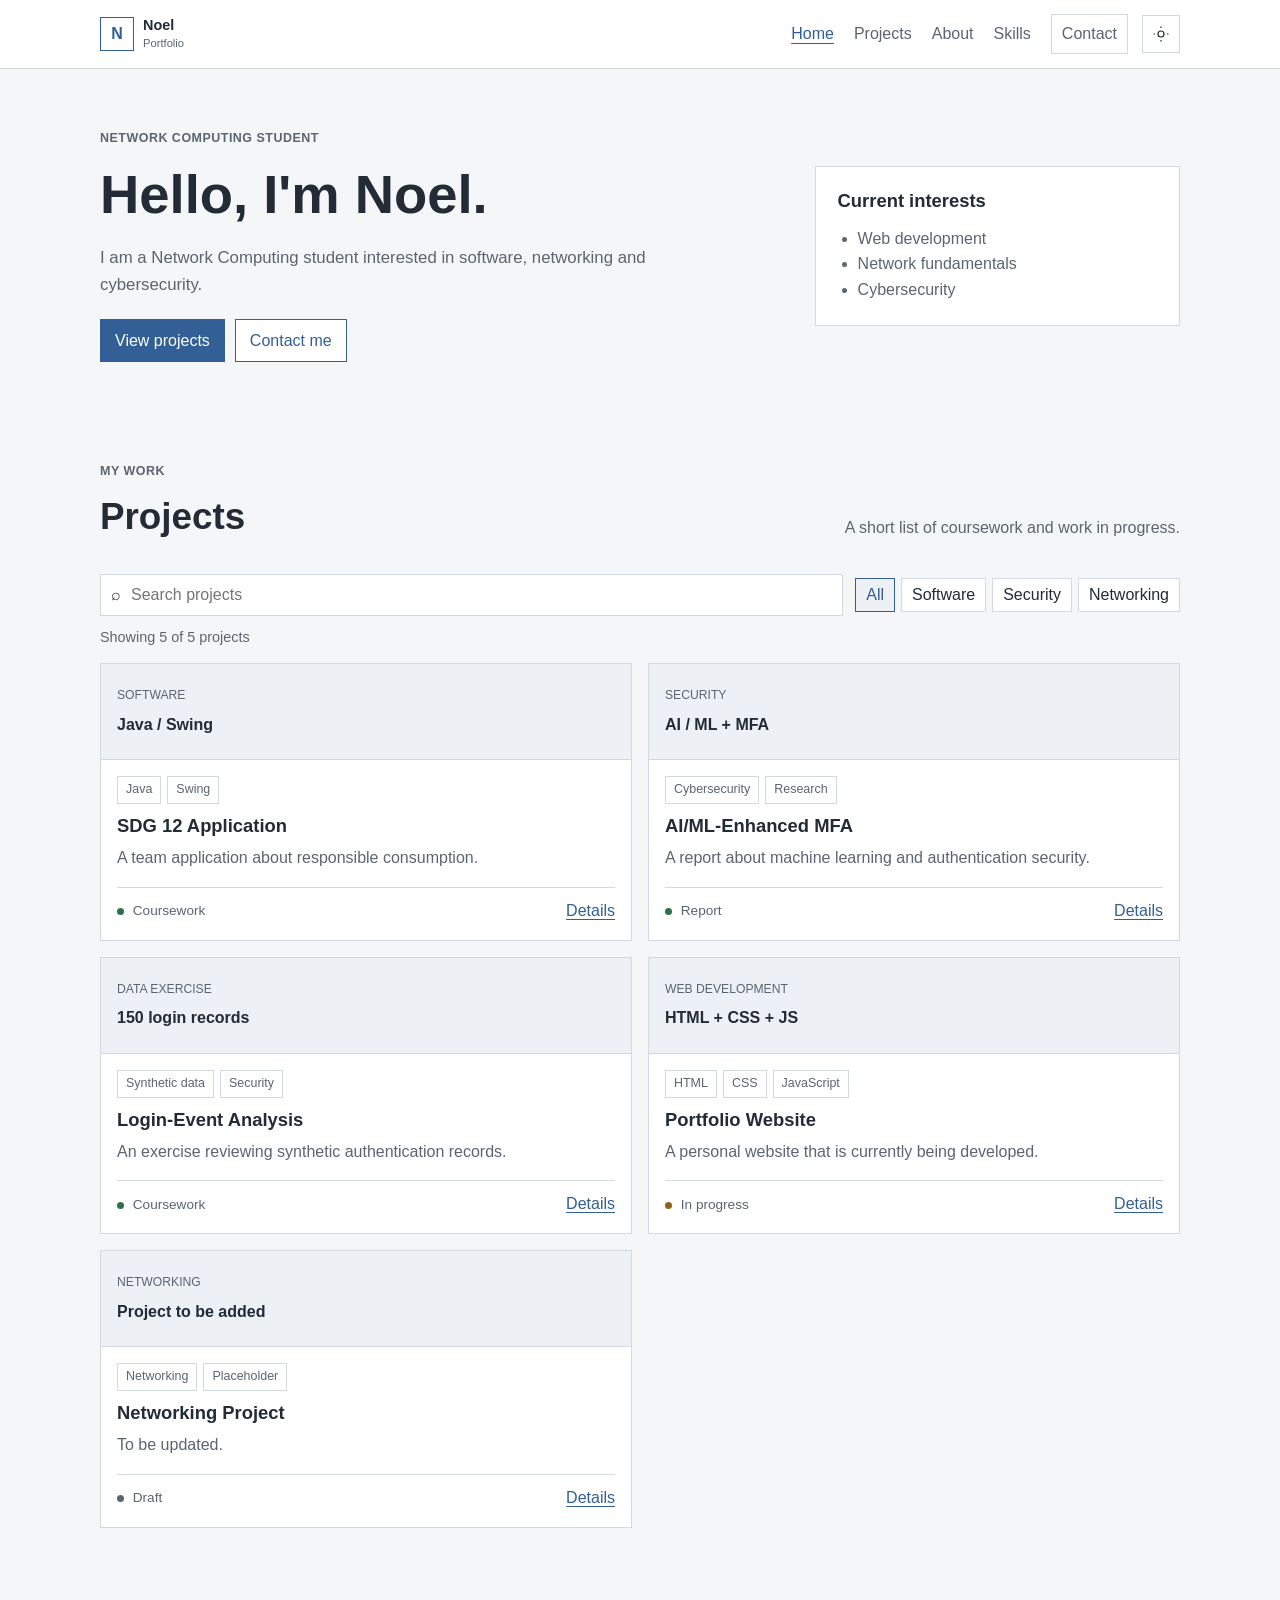
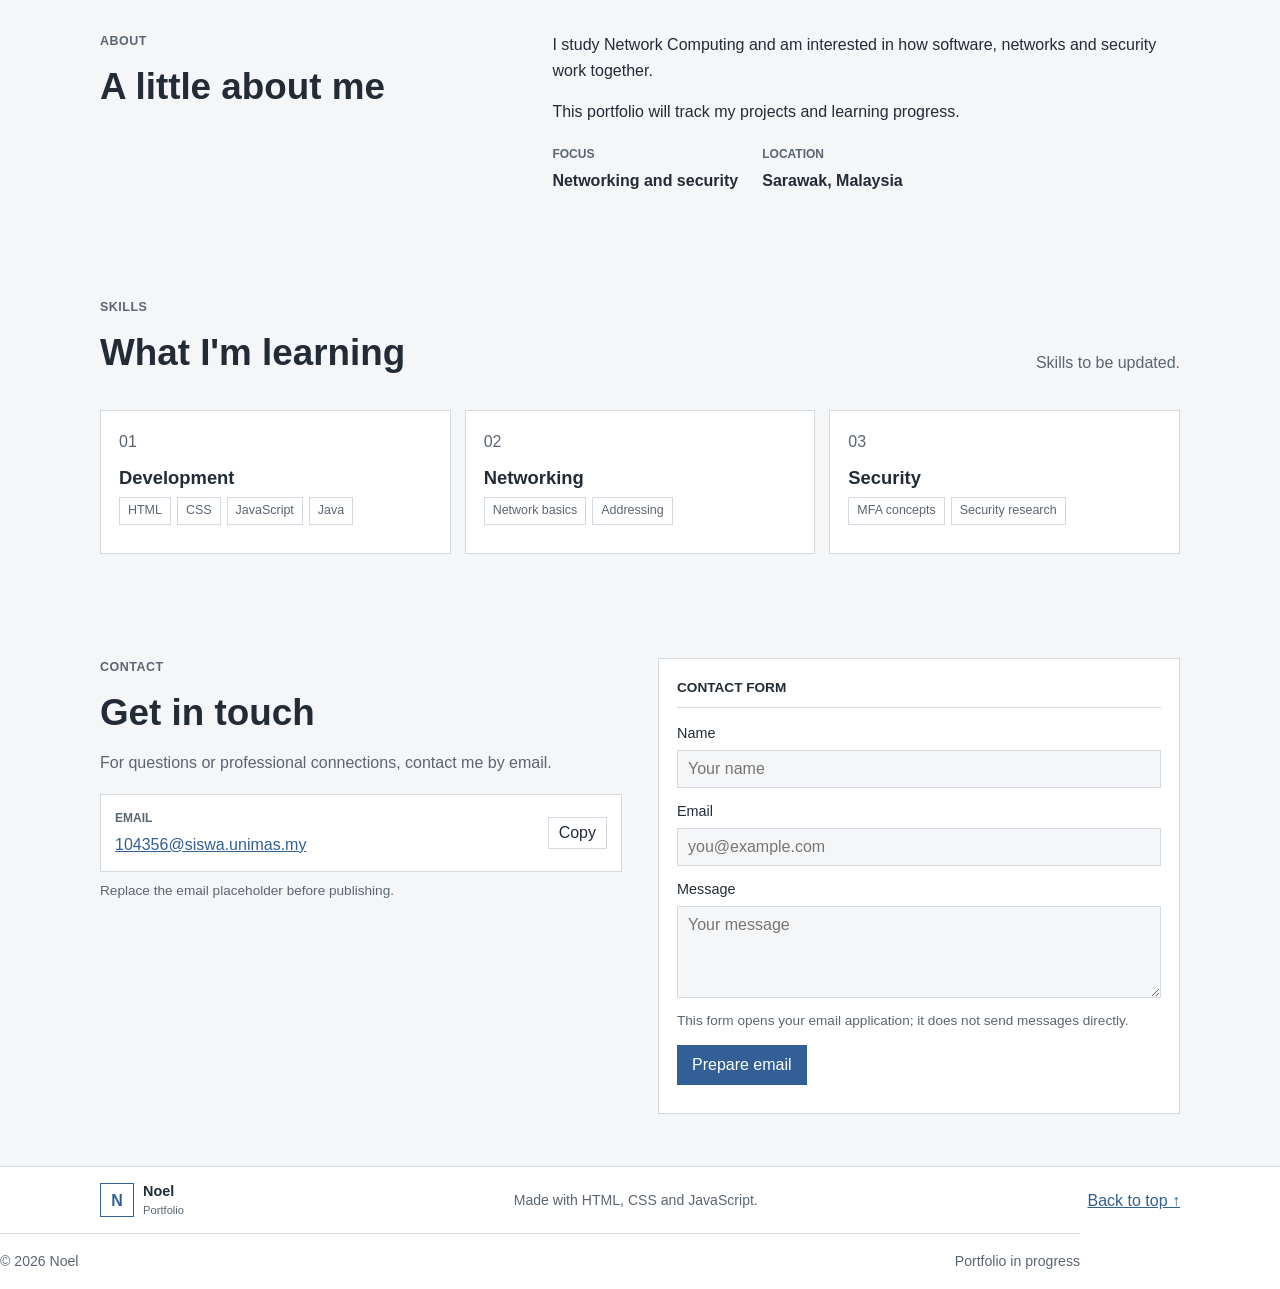
<file: index.html>
<!doctype html>
<html lang="en">
<head>
  <meta charset="utf-8">
  <meta name="viewport" content="width=device-width, initial-scale=1">
  <meta name="description" content="Portfolio of Noel, a Network Computing student.">
  <meta name="theme-color" content="#f5f6f8">
  <title>Noel | Portfolio</title>
  <link rel="stylesheet" href="./css/style.css">
  <script src="./js/main.js" defer></script>
</head>
<body>
  <a class="skip-link" href="#main">Skip to main content</a>
  <div class="reading-progress" aria-hidden="true"><span id="reading-progress-bar"></span></div>

  <header class="site-header" id="top">
    <div class="container header-inner">
      <a class="brand" href="#home" aria-label="Noel, home">
        <span class="brand-mark" aria-hidden="true">N</span>
        <span class="brand-name">Noel<small>Portfolio</small></span>
      </a>
      <button class="menu-toggle" id="menu-toggle" type="button" aria-expanded="false" aria-controls="primary-nav" aria-label="Open navigation">
        <span></span><span></span>
      </button>
      <nav class="primary-nav" id="primary-nav" aria-label="Main navigation">
        <a class="nav-link is-active" href="#home">Home</a>
        <a class="nav-link" href="#projects">Projects</a>
        <a class="nav-link" href="#about">About</a>
        <a class="nav-link" href="#skills">Skills</a>
        <a class="nav-link nav-contact" href="#contact">Contact</a>
      </nav>
      <button class="theme-toggle" id="theme-toggle" type="button" aria-label="Switch theme" title="Switch theme">
        <svg class="theme-icon" viewBox="0 0 24 24" aria-hidden="true"><circle cx="12" cy="12" r="4"></circle><path d="M12 2v2m0 16v2M2 12h2m16 0h2"></path></svg>
      </button>
    </div>
  </header>

  <main id="main">
    <section class="hero section-shell" id="home" aria-labelledby="hero-title">
      <div class="container hero-grid">
        <div class="hero-copy reveal">
          <p class="eyebrow">NETWORK COMPUTING STUDENT</p>
          <h1 id="hero-title">Hello, I'm Noel.</h1>
          <p class="hero-intro">I am a Network Computing student interested in software, networking and cybersecurity.</p>
          <div class="hero-actions">
            <a class="button button-primary" href="#projects">View projects</a>
            <a class="button button-quiet" href="#contact">Contact me</a>
          </div>
        </div>
        <aside class="hero-art reveal" aria-label="Portfolio focus">
          <h2>Current interests</h2>
          <ul>
            <li>Web development</li>
            <li>Network fundamentals</li>
            <li>Cybersecurity</li>
          </ul>
        </aside>
      </div>
    </section>

    <section class="section-shell projects-section" id="projects" aria-labelledby="projects-title">
      <div class="container">
        <div class="section-heading reveal">
          <div><p class="eyebrow">MY WORK</p><h2 id="projects-title">Projects</h2></div>
          <p class="section-aside">A short list of coursework and work in progress.</p>
        </div>

        <div class="project-tools reveal">
          <label class="search-box" for="project-search">
            <span aria-hidden="true">⌕</span>
            <input id="project-search" type="search" placeholder="Search projects" autocomplete="off">
          </label>
          <div class="filter-group" role="group" aria-label="Filter projects by category">
            <button class="filter-button is-selected" type="button" data-filter="all" aria-pressed="true">All</button>
            <button class="filter-button" type="button" data-filter="software" aria-pressed="false">Software</button>
            <button class="filter-button" type="button" data-filter="security" aria-pressed="false">Security</button>
            <button class="filter-button" type="button" data-filter="networking" aria-pressed="false">Networking</button>
          </div>
        </div>
        <p class="results-status" id="results-status" aria-live="polite">Showing 5 projects</p>

        <div class="project-grid" id="project-grid">
          <article class="project-card project-card-featured reveal" data-category="software" data-search="java swing sdg 12 responsible consumption gamification testing team coursework">
            <div class="project-visual visual-sdg"><span class="visual-label">Software</span><strong>Java / Swing</strong></div>
            <div class="project-content">
              <div class="project-tags"><span>Java</span><span>Swing</span></div>
              <h3>SDG 12 Application</h3>
              <p>A team application about responsible consumption.</p>
              <div class="project-foot"><span class="project-status"><i></i> Coursework</span><button class="text-button project-detail" type="button" data-project="sdg12">Details</button></div>
            </div>
          </article>

          <article class="project-card reveal" data-category="security" data-search="ai ml multifactor authentication mfa security report coursework">
            <div class="project-visual visual-mfa"><span class="visual-label">Security</span><strong>AI / ML + MFA</strong></div>
            <div class="project-content">
              <div class="project-tags"><span>Cybersecurity</span><span>Research</span></div>
              <h3>AI/ML-Enhanced MFA</h3>
              <p>A report about machine learning and authentication security.</p>
              <div class="project-foot"><span class="project-status"><i></i> Report</span><button class="text-button project-detail" type="button" data-project="mfa">Details</button></div>
            </div>
          </article>

          <article class="project-card reveal" data-category="security" data-search="synthetic login records authentication data analysis 150 records coursework">
            <div class="project-visual visual-data"><span class="visual-label">Data exercise</span><strong>150 login records</strong></div>
            <div class="project-content">
              <div class="project-tags"><span>Synthetic data</span><span>Security</span></div>
              <h3>Login-Event Analysis</h3>
              <p>An exercise reviewing synthetic authentication records.</p>
              <div class="project-foot"><span class="project-status"><i></i> Coursework</span><button class="text-button project-detail" type="button" data-project="logs">Details</button></div>
            </div>
          </article>

          <article class="project-card reveal" data-category="software" data-search="personal portfolio website html css javascript responsive in progress">
            <div class="project-visual visual-web"><span class="visual-label">Web development</span><strong>HTML + CSS + JS</strong></div>
            <div class="project-content">
              <div class="project-tags"><span>HTML</span><span>CSS</span><span>JavaScript</span></div>
              <h3>Portfolio Website</h3>
              <p>A personal website that is currently being developed.</p>
              <div class="project-foot"><span class="project-status status-progress"><i></i> In progress</span><button class="text-button project-detail" type="button" data-project="portfolio">Details</button></div>
            </div>
          </article>

          <article class="project-card project-card-placeholder reveal" data-category="networking" data-search="network topology addressing subnetting troubleshooting lab placeholder networking">
            <div class="project-visual visual-network"><span class="visual-label">Networking</span><strong>Project to be added</strong></div>
            <div class="project-content">
              <div class="project-tags"><span>Networking</span><span>Placeholder</span></div>
              <h3>Networking Project</h3>
              <p>To be updated.</p>
              <div class="project-foot"><span class="project-status status-edit"><i></i> Draft</span><button class="text-button project-detail" type="button" data-project="network">Details</button></div>
            </div>
          </article>
        </div>

        <div class="empty-state" id="empty-state" hidden>
          <h3>No projects found</h3>
          <p>Try another search or category.</p>
          <button class="button button-quiet" id="clear-filters" type="button">Clear filters</button>
        </div>
      </div>
    </section>

    <section class="section-shell about-section" id="about" aria-labelledby="about-title">
      <div class="container about-grid">
        <div class="about-heading reveal"><p class="eyebrow">ABOUT</p><h2 id="about-title">A little about me</h2></div>
        <div class="about-copy reveal">
          <p>I study Network Computing and am interested in how software, networks and security work together.</p>
          <p>This portfolio will track my projects and learning progress.</p>
          <div class="about-facts">
            <div><span class="fact-label">FOCUS</span><strong>Networking and security</strong></div>
            <div><span class="fact-label">LOCATION</span><strong>Sarawak, Malaysia</strong></div>
          </div>
        </div>
      </div>
    </section>

    <section class="section-shell skills-section" id="skills" aria-labelledby="skills-title">
      <div class="container">
        <div class="section-heading reveal"><div><p class="eyebrow">SKILLS</p><h2 id="skills-title">What I'm learning</h2></div><p class="section-aside">Skills to be updated.</p></div>
        <div class="skills-grid">
          <article class="skill-panel reveal"><div class="skill-panel-head"><span class="skill-number">01</span></div><h3>Development</h3><div class="skill-list"><span>HTML</span><span>CSS</span><span>JavaScript</span><span>Java</span></div></article>
          <article class="skill-panel reveal"><div class="skill-panel-head"><span class="skill-number">02</span></div><h3>Networking</h3><div class="skill-list"><span>Network basics</span><span>Addressing</span></div></article>
          <article class="skill-panel reveal"><div class="skill-panel-head"><span class="skill-number">03</span></div><h3>Security</h3><div class="skill-list"><span>MFA concepts</span><span>Security research</span></div></article>
        </div>
      </div>
    </section>

    <section class="contact-section section-shell" id="contact" aria-labelledby="contact-title">
      <div class="container contact-grid">
        <div class="contact-copy reveal">
          <p class="eyebrow">CONTACT</p>
          <h2 id="contact-title">Get in touch</h2>
          <p>For questions or professional connections, contact me by email.</p>
          <div class="contact-email-row"><div><span class="fact-label">EMAIL</span><a class="email-link" id="email-link" href="mailto:YOUR_EMAIL_HERE">104356@siswa.unimas.my</a></div><button class="copy-button" id="copy-email" type="button" aria-label="Copy email address" title="Copy email address">Copy</button></div>
          <p class="contact-edit-note">Replace the email placeholder before publishing.</p>
        </div>
        <form class="contact-form reveal" id="contact-form" novalidate>
          <div class="form-topline"><span>CONTACT FORM</span></div>
          <div class="form-field"><label for="sender-name">Name</label><input id="sender-name" name="name" type="text" autocomplete="name" placeholder="Your name" required minlength="2"></div>
          <div class="form-field"><label for="sender-email">Email</label><input id="sender-email" name="email" type="email" autocomplete="email" placeholder="you@example.com" required></div>
          <div class="form-field"><label for="sender-message">Message</label><textarea id="sender-message" name="message" rows="4" placeholder="Your message" required minlength="10"></textarea></div>
          <p class="form-hint" id="form-hint">This form opens your email application; it does not send messages directly.</p>
          <button class="button button-primary form-submit" type="submit">Prepare email</button>
          <p class="form-feedback" id="form-feedback" role="status" aria-live="polite"></p>
        </form>
      </div>
    </section>
  </main>

  <footer class="site-footer">
    <div class="container footer-main"><a class="brand footer-brand" href="#home" aria-label="Noel, back to top"><span class="brand-mark" aria-hidden="true">N</span><span class="brand-name">Noel<small>Portfolio</small></span></a><p>Made with HTML, CSS and JavaScript.</p><a class="backtop-inline" href="#top">Back to top ↑</a></div>
    <div class="container footer-bottom"><span>© <span id="current-year">2026</span> Noel</span><span>Portfolio in progress</span></div>
  </footer>

  <button class="back-to-top" id="back-to-top" type="button" aria-label="Back to top" title="Back to top">↑</button>
  <div class="toast" id="toast" role="status" aria-live="polite"></div>

  <dialog class="project-dialog" id="project-dialog" aria-labelledby="dialog-title">
    <div class="dialog-top"><span>PROJECT DETAILS <span id="dialog-number">01</span></span><button class="dialog-close" id="dialog-close" type="button" aria-label="Close project details">×</button></div>
    <div class="dialog-content"><p class="dialog-category" id="dialog-category">Software</p><h2 id="dialog-title">Project title</h2><p class="dialog-summary" id="dialog-summary"></p><div class="dialog-detail-block"><h3>Objective</h3><p id="dialog-objective"></p></div><div class="dialog-detail-block"><h3>My contribution / learning</h3><p id="dialog-contribution"></p></div><div class="dialog-detail-block"><h3>Status</h3><p id="dialog-status"></p></div><p class="dialog-reminder" id="dialog-reminder" hidden></p></div>
  </dialog>

  <script type="application/json" id="project-data">
  {
    "sdg12": {
      "number": "01", "category": "Software", "title": "SDG 12 Application",
      "summary": "A team application about responsible consumption.",
      "objective": "Present ideas related to Sustainable Development Goal 12.",
      "contribution": "Add a short description of the screens, features and tests you personally worked on.",
      "status": "Coursework team project."
    },
    "mfa": {
      "number": "02", "category": "Security research", "title": "AI/ML-Enhanced MFA",
      "summary": "A report about AI, machine learning and multi-factor authentication.",
      "objective": "Explore how AI/ML may support authentication decisions.",
      "contribution": "Add the sections and analysis that you personally completed.",
      "status": "Coursework report."
    },
    "logs": {
      "number": "03", "category": "Data exercise", "title": "Login-Event Analysis",
      "summary": "An exercise reviewing 150 synthetic login records.",
      "objective": "Practise reviewing authentication events using synthetic data.",
      "contribution": "Describe the checks or analysis you actually performed. This may be part of the MFA coursework.",
      "status": "Coursework data exercise."
    },
    "portfolio": {
      "number": "04", "category": "Web development", "title": "Portfolio Website",
      "summary": "A personal portfolio developed with HTML, CSS and JavaScript.",
      "objective": "Present projects and skills in a responsive website.",
      "contribution": "Edit the code, personalise the content and test the interactions yourself.",
      "status": "In progress. Update after testing and deployment."
    },
    "network": {
      "number": "05", "category": "Networking", "title": "Networking Project",
      "summary": "Placeholder for a real networking project or learning exercise.",
      "objective": "Add the goal of a networking task that you have completed.",
      "contribution": "Replace this description with your actual work. Do not claim this example as a completed project.",
      "status": "Draft placeholder.",
      "reminder": "Replace this entry with genuine work before publishing."
    }
  }
  </script>
</body>
</html>
</file>
<file: css/style.css>
/* Basic first-pass styles. Expand these rules as the website develops. */
:root {
  color-scheme: light;
  --page: #f5f6f8;
  --surface: #ffffff;
  --surface-alt: #edf0f4;
  --text: #222b36;
  --muted: #5b6571;
  --line: #d3d9e1;
  --accent: #315f96;
  --accent-hover: #244a76;
  --success: #2c704c;
  --warning: #8b641a;
  --container: 1080px;
  font-family: Arial, Helvetica, sans-serif;
  scroll-behavior: smooth;
  scroll-padding-top: 80px;
}

:root[data-theme="dark"] {
  color-scheme: dark;
  --page: #20252c;
  --surface: #292f38;
  --surface-alt: #333b46;
  --text: #f0f2f5;
  --muted: #c1c9d3;
  --line: #515b68;
  --accent: #9cbef0;
  --accent-hover: #c0d6fa;
  --success: #90d4a8;
  --warning: #e9c476;
}

* { box-sizing: border-box; }
html { min-width: 320px; background: var(--page); }
body { margin: 0; background: var(--page); color: var(--text); font-size: 16px; line-height: 1.6; }
body, button, input, textarea { font-family: Arial, Helvetica, sans-serif; }
button, input, textarea { font-size: inherit; }
button, a { -webkit-tap-highlight-color: transparent; }
a { color: var(--accent); }
a:hover { color: var(--accent-hover); }
button { color: inherit; cursor: pointer; }
img, svg { max-width: 100%; }
p { margin-top: 0; }
h1, h2, h3 { line-height: 1.25; margin-top: 0; }
h1 { font-size: clamp(2.2rem, 5vw, 3.4rem); margin-bottom: 16px; }
h2 { font-size: clamp(1.7rem, 3.5vw, 2.3rem); margin-bottom: 14px; }
h3 { font-size: 1.15rem; margin-bottom: 8px; }
[hidden] { display: none !important; }
:focus-visible { outline: 3px solid var(--accent); outline-offset: 3px; }
.container { width: min(var(--container), calc(100% - 32px)); margin-inline: auto; }
.section-shell { padding-block: 52px; scroll-margin-top: 78px; }
.skip-link { position: fixed; top: 8px; left: 8px; z-index: 2000; padding: 8px 12px; background: var(--surface); color: var(--text); border: 1px solid var(--line); transform: translateY(-150%); }
.skip-link:focus { transform: translateY(0); }
.reading-progress { position: fixed; z-index: 2001; inset: 0 0 auto; height: 3px; pointer-events: none; }
.reading-progress span { display: block; width: 0; height: 100%; background: var(--accent); }

/* Header */
.site-header { position: sticky; top: 0; z-index: 100; background: var(--surface); border-bottom: 1px solid var(--line); }
.header-inner { position: relative; min-height: 68px; display: flex; align-items: center; gap: 14px; }
.brand { display: inline-flex; align-items: center; gap: 9px; color: var(--text); text-decoration: none; flex-shrink: 0; }
.brand-mark { display: grid; width: 34px; height: 34px; place-items: center; border: 1px solid var(--accent); color: var(--accent); font-weight: 700; }
.brand-name { display: flex; flex-direction: column; font-size: .9rem; font-weight: 700; line-height: 1.2; }
.brand-name small { margin-top: 3px; color: var(--muted); font-size: .7rem; font-weight: 400; }
.primary-nav { display: flex; align-items: center; gap: 20px; margin-left: auto; }
.nav-link { padding: 8px 0; color: var(--muted); text-decoration: none; white-space: nowrap; }
.nav-link:hover, .nav-link.is-active { color: var(--accent); }
.nav-link.is-active { text-decoration: underline; text-underline-offset: 4px; }
.nav-contact { border: 1px solid var(--line); padding: 6px 10px; }
.theme-toggle, .menu-toggle { display: grid; place-items: center; border: 1px solid var(--line); background: var(--surface); min-width: 38px; min-height: 38px; }
.theme-icon { width: 18px; fill: none; stroke: currentColor; stroke-width: 1.6; }
.menu-toggle { display: none; width: 40px; gap: 5px; align-content: center; }
.menu-toggle span { display: block; width: 18px; height: 2px; background: currentColor; }

/* Home */
.hero { padding-top: 60px; padding-bottom: 48px; }
.hero-grid { display: grid; grid-template-columns: minmax(0, 1.3fr) minmax(220px, .7fr); align-items: center; gap: 36px; }
.eyebrow { margin-bottom: 12px; color: var(--muted); font-size: .78rem; font-weight: 700; letter-spacing: .04em; text-transform: uppercase; }
.hero-intro { max-width: 620px; color: var(--muted); font-size: 1.05rem; }
.hero-actions { display: flex; gap: 10px; flex-wrap: wrap; margin-top: 20px; }
.hero-art { background: var(--surface); border: 1px solid var(--line); padding: 22px; }
.hero-art h2 { font-size: 1.15rem; }
.hero-art ul { margin: 0; padding-left: 20px; color: var(--muted); }
.button { display: inline-flex; justify-content: center; align-items: center; gap: 6px; min-height: 40px; border: 1px solid var(--accent); padding: 8px 14px; text-decoration: none; }
.button-primary { background: var(--accent); color: #fff; }
:root[data-theme="dark"] .button-primary { color: #17202b; }
.button-primary:hover { background: var(--accent-hover); color: #fff; }
.button-quiet { background: var(--surface); color: var(--accent); }

/* Projects */
.section-heading { display: flex; justify-content: space-between; align-items: end; gap: 24px; margin-bottom: 20px; }
.section-aside { max-width: 390px; margin-bottom: 14px; color: var(--muted); }
.project-tools { display: flex; align-items: center; gap: 12px; flex-wrap: wrap; margin-bottom: 10px; }
.search-box { display: flex; align-items: center; gap: 8px; flex: 1 1 240px; min-height: 42px; padding: 6px 10px; border: 1px solid var(--line); background: var(--surface); }
.search-box input { width: 100%; min-width: 0; border: 0; outline: 0; background: transparent; color: var(--text); }
.filter-group { display: flex; flex-wrap: wrap; gap: 6px; }
.filter-button { border: 1px solid var(--line); background: var(--surface); padding: 7px 10px; }
.filter-button.is-selected { border-color: var(--accent); background: var(--surface-alt); color: var(--accent); }
.results-status { color: var(--muted); font-size: .9rem; margin-bottom: 14px; }
.project-grid { display: grid; grid-template-columns: repeat(2, minmax(0, 1fr)); gap: 16px; }
.project-card { min-width: 0; border: 1px solid var(--line); background: var(--surface); }
.project-visual { min-height: 96px; display: flex; flex-direction: column; align-items: flex-start; justify-content: center; gap: 6px; padding: 16px; background: var(--surface-alt); border-bottom: 1px solid var(--line); }
.visual-label { color: var(--muted); font-size: .76rem; text-transform: uppercase; }
.project-content { padding: 16px; }
.project-tags, .skill-list { display: flex; flex-wrap: wrap; gap: 6px; margin-bottom: 10px; }
.project-tags span, .skill-list span { padding: 3px 8px; border: 1px solid var(--line); color: var(--muted); font-size: .78rem; }
.project-content p { color: var(--muted); margin-bottom: 16px; }
.project-foot { display: flex; align-items: center; justify-content: space-between; gap: 12px; flex-wrap: wrap; padding-top: 10px; border-top: 1px solid var(--line); }
.project-status { color: var(--muted); font-size: .85rem; }
.project-status i { display: inline-block; width: 7px; height: 7px; margin-right: 5px; border-radius: 50%; background: var(--success); }
.status-progress i { background: var(--warning); }
.status-edit i { background: var(--muted); }
.text-button { border: 0; padding: 4px 0; background: transparent; color: var(--accent); text-decoration: underline; text-underline-offset: 3px; }
.empty-state { border: 1px solid var(--line); background: var(--surface); padding: 20px; text-align: center; }
.project-note { margin-top: 16px; color: var(--muted); font-size: .9rem; }

/* About and skills */
.about-grid { display: grid; grid-template-columns: .8fr 1.2fr; gap: 34px; }
.about-copy p { max-width: 700px; }
.about-facts { display: flex; gap: 24px; flex-wrap: wrap; margin-top: 20px; }
.about-facts > div { display: flex; flex-direction: column; gap: 4px; }
.fact-label { color: var(--muted); font-size: .75rem; font-weight: 700; }
.skills-grid { display: grid; grid-template-columns: repeat(3, minmax(0, 1fr)); gap: 14px; }
.skill-panel { padding: 18px; border: 1px solid var(--line); background: var(--surface); }
.skill-panel-head { margin-bottom: 12px; color: var(--muted); }
.skill-panel p { color: var(--muted); }

/* Contact and footer */
.contact-grid { display: grid; grid-template-columns: minmax(0, 1fr) minmax(0, 1fr); gap: 36px; align-items: start; }
.contact-copy > p { color: var(--muted); }
.contact-email-row { display: flex; align-items: center; gap: 10px; margin: 18px 0 8px; padding: 14px; border: 1px solid var(--line); background: var(--surface); }
.contact-email-row > div { display: flex; flex-direction: column; gap: 4px; overflow-wrap: anywhere; }
.copy-button { margin-left: auto; padding: 6px 10px; border: 1px solid var(--line); background: var(--surface); }
.contact-edit-note, .form-hint { color: var(--muted); font-size: .85rem; }
.contact-form { padding: 18px; border: 1px solid var(--line); background: var(--surface); }
.form-topline { margin-bottom: 14px; padding-bottom: 8px; border-bottom: 1px solid var(--line); font-size: .85rem; font-weight: 700; }
.form-field { display: flex; flex-direction: column; gap: 5px; margin-bottom: 12px; }
.form-field label { font-size: .9rem; }
.form-field input, .form-field textarea { width: 100%; padding: 9px 10px; border: 1px solid var(--line); background: var(--page); color: var(--text); }
.form-feedback { margin: 10px 0 0; color: var(--success); }
.form-feedback.is-error { color: #a22d2d; }
.site-footer { border-top: 1px solid var(--line); background: var(--surface); }
.footer-main, .footer-bottom { display: flex; justify-content: space-between; align-items: center; gap: 16px; padding-block: 16px; }
.footer-main p, .footer-bottom { margin: 0; color: var(--muted); font-size: .88rem; }
.backtop-inline { white-space: nowrap; }
.footer-bottom { border-top: 1px solid var(--line); }
.back-to-top { position: fixed; right: 18px; bottom: 18px; display: none; width: 42px; height: 42px; border: 1px solid var(--line); background: var(--surface); color: var(--text); }
.back-to-top.is-visible { display: block; }
.toast { position: fixed; right: 16px; bottom: 70px; z-index: 300; max-width: calc(100% - 32px); padding: 10px 14px; border: 1px solid var(--line); background: var(--surface); opacity: 0; pointer-events: none; }
.toast.is-visible { opacity: 1; }

/* Project details dialog */
.project-dialog { width: min(620px, calc(100% - 28px)); max-height: 85vh; overflow: auto; border: 1px solid var(--line); background: var(--surface); color: var(--text); padding: 20px; }
.project-dialog::backdrop { background: rgb(0 0 0 / 45%); }
.dialog-top { display: flex; justify-content: space-between; align-items: center; gap: 16px; padding-bottom: 12px; border-bottom: 1px solid var(--line); }
.dialog-close { width: 36px; height: 36px; border: 1px solid var(--line); background: var(--surface); font-size: 1.3rem; }
.dialog-content { padding-top: 18px; }
.dialog-category { color: var(--muted); font-size: .9rem; }
.dialog-detail-block { padding-top: 8px; }
.dialog-detail-block h3 { font-size: 1rem; }
.dialog-reminder { padding: 10px; background: var(--surface-alt); }

/* Interaction and small screens */
.js-enabled .reveal:not(.is-visible) { opacity: 0; transform: translateY(6px); }
.reveal { transition: opacity .2s ease, transform .2s ease; }
@media (max-width: 760px) {
  .section-shell { padding-block: 38px; }
  .header-inner { min-height: 62px; }
  .menu-toggle { display: flex; margin-left: auto; flex-direction: column; }
  .primary-nav { position: absolute; top: 100%; left: 0; right: 0; display: none; align-items: stretch; gap: 0; padding: 8px 16px; margin: 0; border: 1px solid var(--line); background: var(--surface); }
  .primary-nav.is-open { display: flex; flex-direction: column; }
  .nav-link { padding: 10px 4px; }
  .nav-contact { border: 0; }
  .hero-grid, .about-grid, .contact-grid { grid-template-columns: 1fr; gap: 22px; }
  .hero { padding-top: 40px; }
  .section-heading { align-items: flex-start; flex-direction: column; gap: 0; }
  .section-aside { margin-bottom: 8px; }
  .project-grid { grid-template-columns: 1fr; }
  .skills-grid { grid-template-columns: 1fr; }
  .footer-main, .footer-bottom { align-items: flex-start; flex-direction: column; }
}
@media (prefers-reduced-motion: reduce) {
  *, *::before, *::after { scroll-behavior: auto !important; transition-duration: .01ms !important; animation-duration: .01ms !important; }
}
</file>
